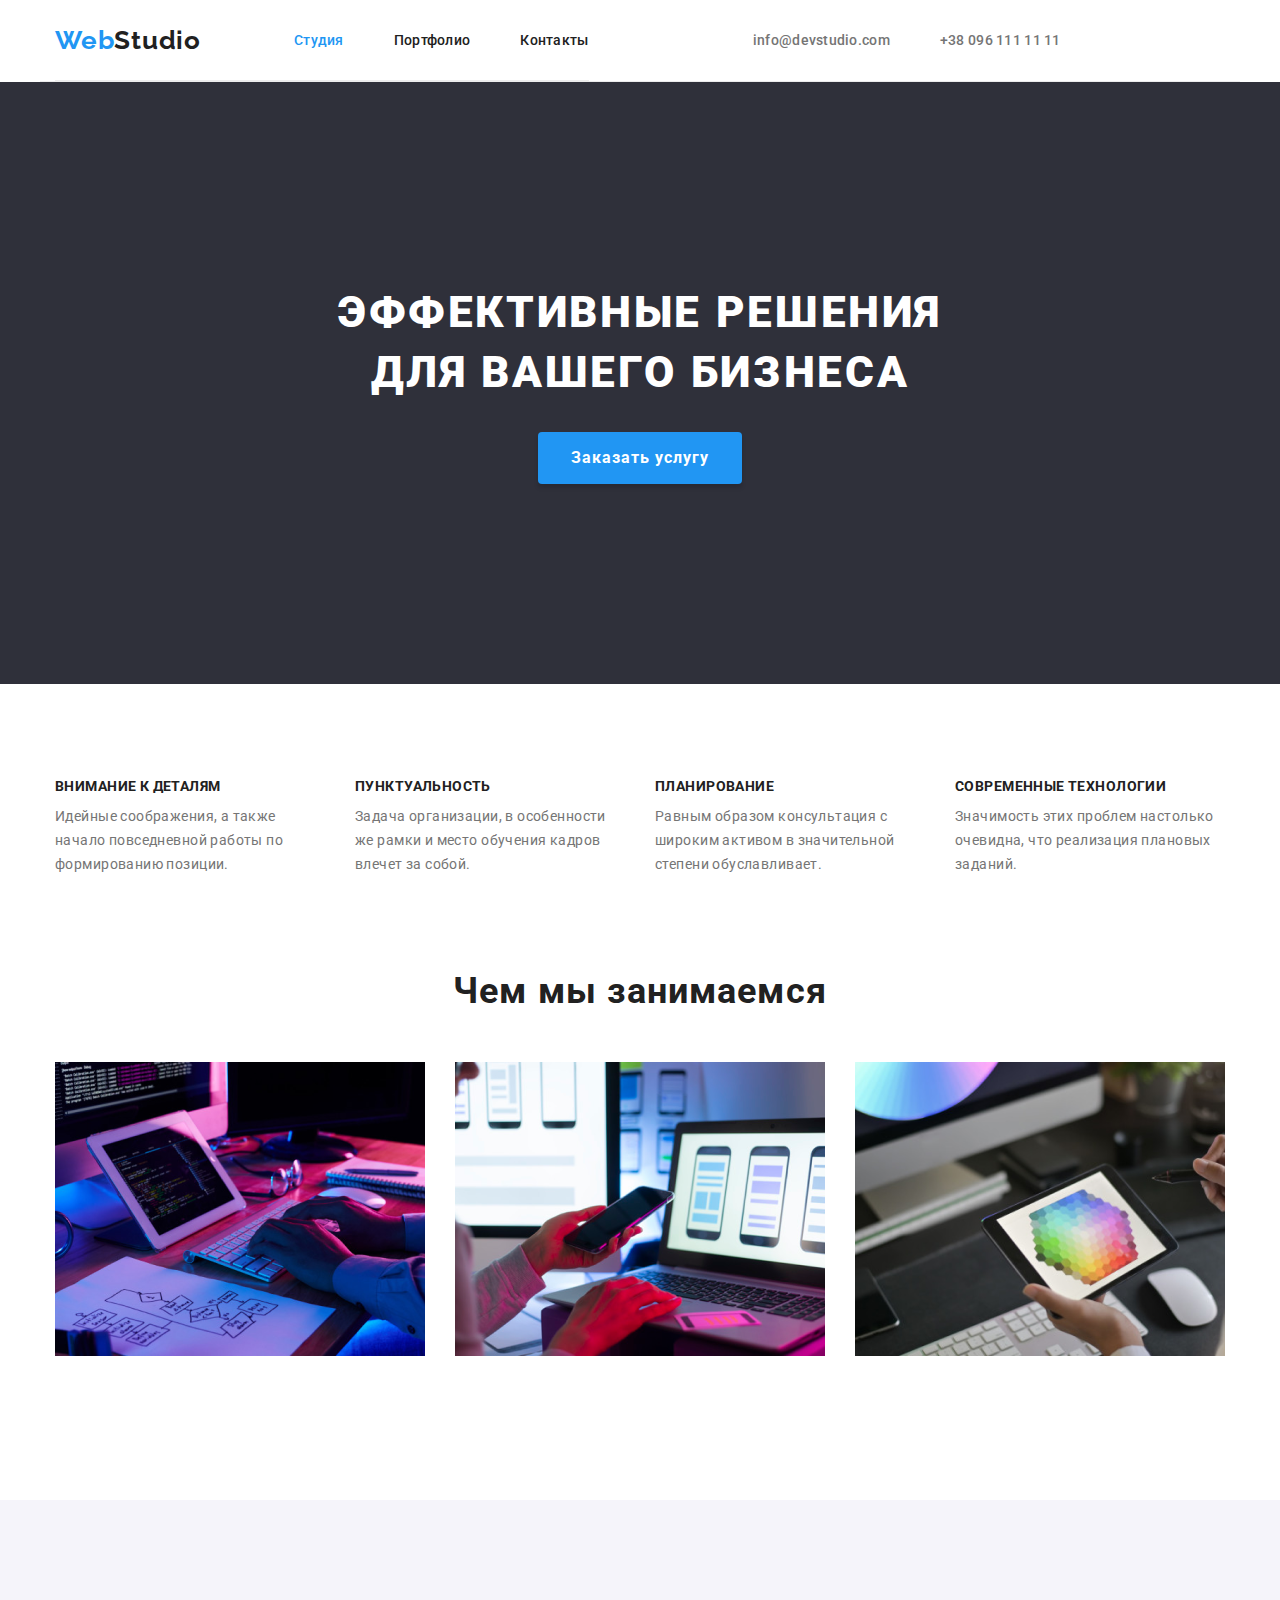
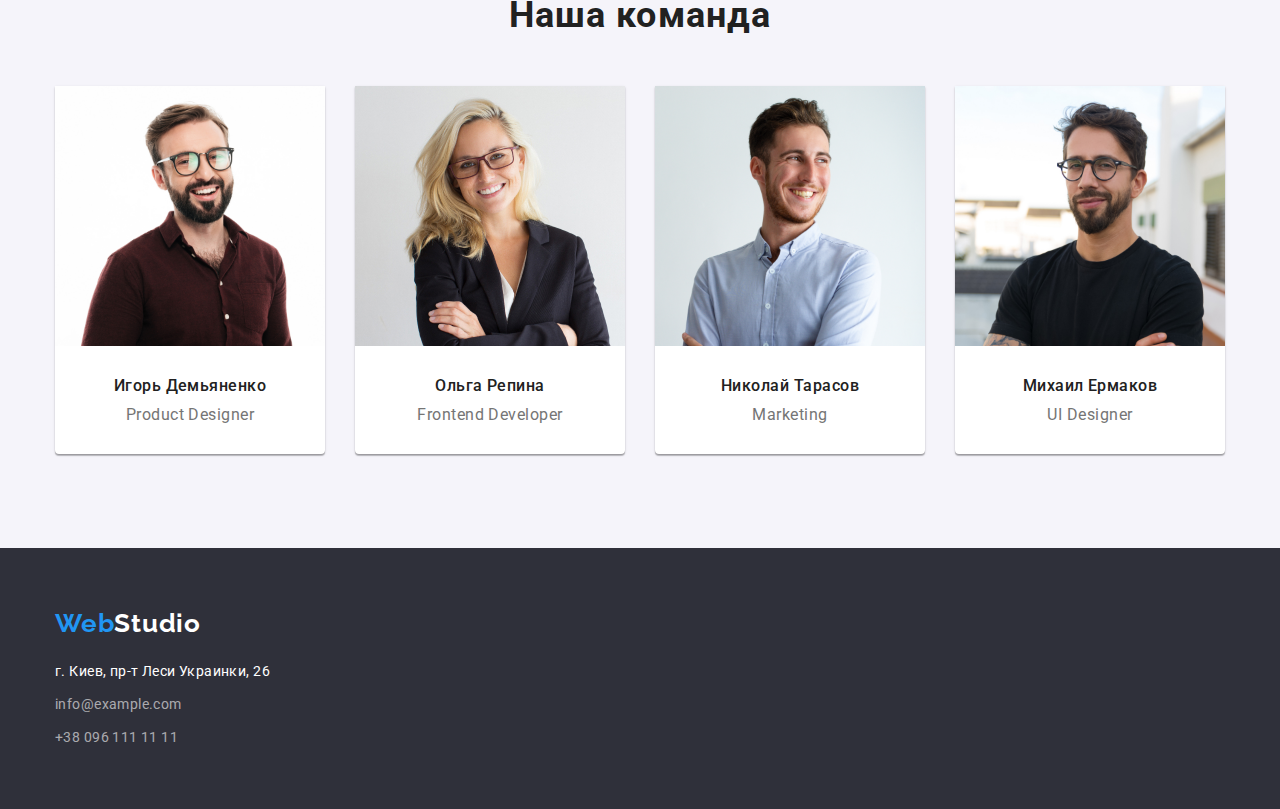
<file: index.html>
<!DOCTYPE html>
<html lang="en">

<head>
    <meta charset="UTF-8">
    <meta name="viewport" content="width=device-width, initial-scale=1.0">
    <title>Домашка 1</title>
    <link rel="preconnect" href="https://fonts.gstatic.com" />
    <link rel="preconnect" href="https://fonts.gstatic.com">
    <link
        href="https://fonts.googleapis.com/css2?family=Raleway:wght@700&family=Roboto:wght@400;500;700;900&display=swap"
        rel="stylesheet" />
    <link rel="stylesheet"
        href="https://cdnjs.cloudflare.com/ajax/libs/modern-normalize/1.0.0/modern-normalize.min.css" />
    <link rel="stylesheet" href="./css/styles.css" />
</head>

<body>
    <header>
        <div class="nav-list-flex container">
            <nav class="nav-list-flex">
                <a href="./index.html" class="webstudio-link">Web<span class="span-studio">Studio</span></a>
                <ul class="nav-list">
                    <li class="item"><a href="./index.html" class="link current">Студия</a></li>
                    <li class="item"><a href="./portfolio/portfolio.html" class="link">Портфолио</a></li>
                    <li class="item"><a href="#" class="link">Контакты</a></li>
                </ul>
            </nav>
            <ul class="info-list-contacts">
                <li class="item"><a href="#">info@devstudio.com</a></li>
                <li class="item"><a href="#">+38 096 111 11 11</a></li>
            </ul>

        </div>

    </header>
    <main>
        <section class="hero">
            <h1 class="hero-title">Эффективные решения <br>для вашего бизнеса</h1>
            <button class="hero-button">Заказать услугу</button>
        </section>
        <section class="section">
            <div class="container">
                <ul class="featueres list">
                    <li class="item">
                        <h3 class="featueres-title">Внимание к деталям</h3>
                        <p class="featueres-link">
                            Идейные соображения, а также
                            начало повседневной работы
                            по формированию позиции.
                        </p>
                    </li>
                    <li class="item">
                        <h3 class="featueres-title">Пунктуальность</h3>
                        <p class="featueres-link">
                            Задача организации, в особенности
                            же рамки и место обучения кадров
                            влечет за собой.
                        </p>
                    </li>
                    <li class="item">
                        <h3 class="featueres-title">Планирование</h3>
                        <p class="featueres-link">
                            Равным образом консультация с
                            широким активом в значительной
                            степени обуславливает.
                        </p>
                    </li>
                    <li class="item">
                        <h3 class="featueres-title">Современные технологии</h3>
                        <p class="featueres-link">
                            Значимость этих проблем настолько
                            очевидна, что реализация плановых
                            заданий.
                        </p>
                    </li>
                </ul>
            </div>

        </section>
        <section class="section specificity">
            <div class="container">
                <h2 class="specificity">Чем мы занимаемся</h2>
                <ul class="specif list">
                    <li class="item"><img src="./images/box1.png" alt="box1" width="370" /></li>
                    <li class="item"><img src="./images/box2.png" alt="box2" width="370" /></li>
                    <li class="item"><img src="./images/box3.png" alt="box3" width="370" /></li>
                </ul>
            </div>
        </section>
        <section class="section team-bg">
            <div class="container">
                <h2 class="team">Наша команда</h2>
                <ul class="all-team list">
                    <li class="item"><img src="./images/teamcard1.jpg" alt="teamcard1" width="270" />
                        <div class="team-card">
                            <h2 class="team-title">Игорь Демьяненко</h2>
                            <p class="team-link">Product Designer</p>
                        </div>
                    </li>
                    <li class="item"><img src="./images/teamcard2.jpg" alt="teamcard2" width="270" />
                        <div class="team-card">
                            <h2 class="team-title">Ольга Репина</h2>
                            <p class="team-link">Frontend Developer</p>
                        </div>
                    </li>
                    <li class="item"><img src="./images/teamcard3.jpg" alt="teamcard3" width="270" />
                        <div class="team-card">
                            <h2 class="team-title">Николай Тарасов</h2>
                            <p class="team-link">Marketing</p>
                        </div>
                    </li>
                    <li class="item"><img src="./images/teamcard4.jpg" alt="teamcard4" width="270" />
                        <div class="team-card">
                            <h2 class="team-title">Михаил Ермаков</h2>
                            <p class="team-link">UI Designer</p>
                        </div>
                    </li>
                </ul>
            </div>
        </section>
    </main>
    <footer>
        <div class="container">
            <a href="./index.html" class="webstudio-button">Web<span class="span-studio-button">Studio</span></a>
            <address class="footer-bg">
                <p class="footer-list-item">г. Киев, пр-т Леси Украинки, 26</p>
                <a href="info@example.com" class="footer-list">info@example.com</a>
                <a href="+38 096 111 11 11" class="footer-list">+38 096 111 11 11</a>
            </address>
        </div>
    </footer>
</body>

</html>
</file>
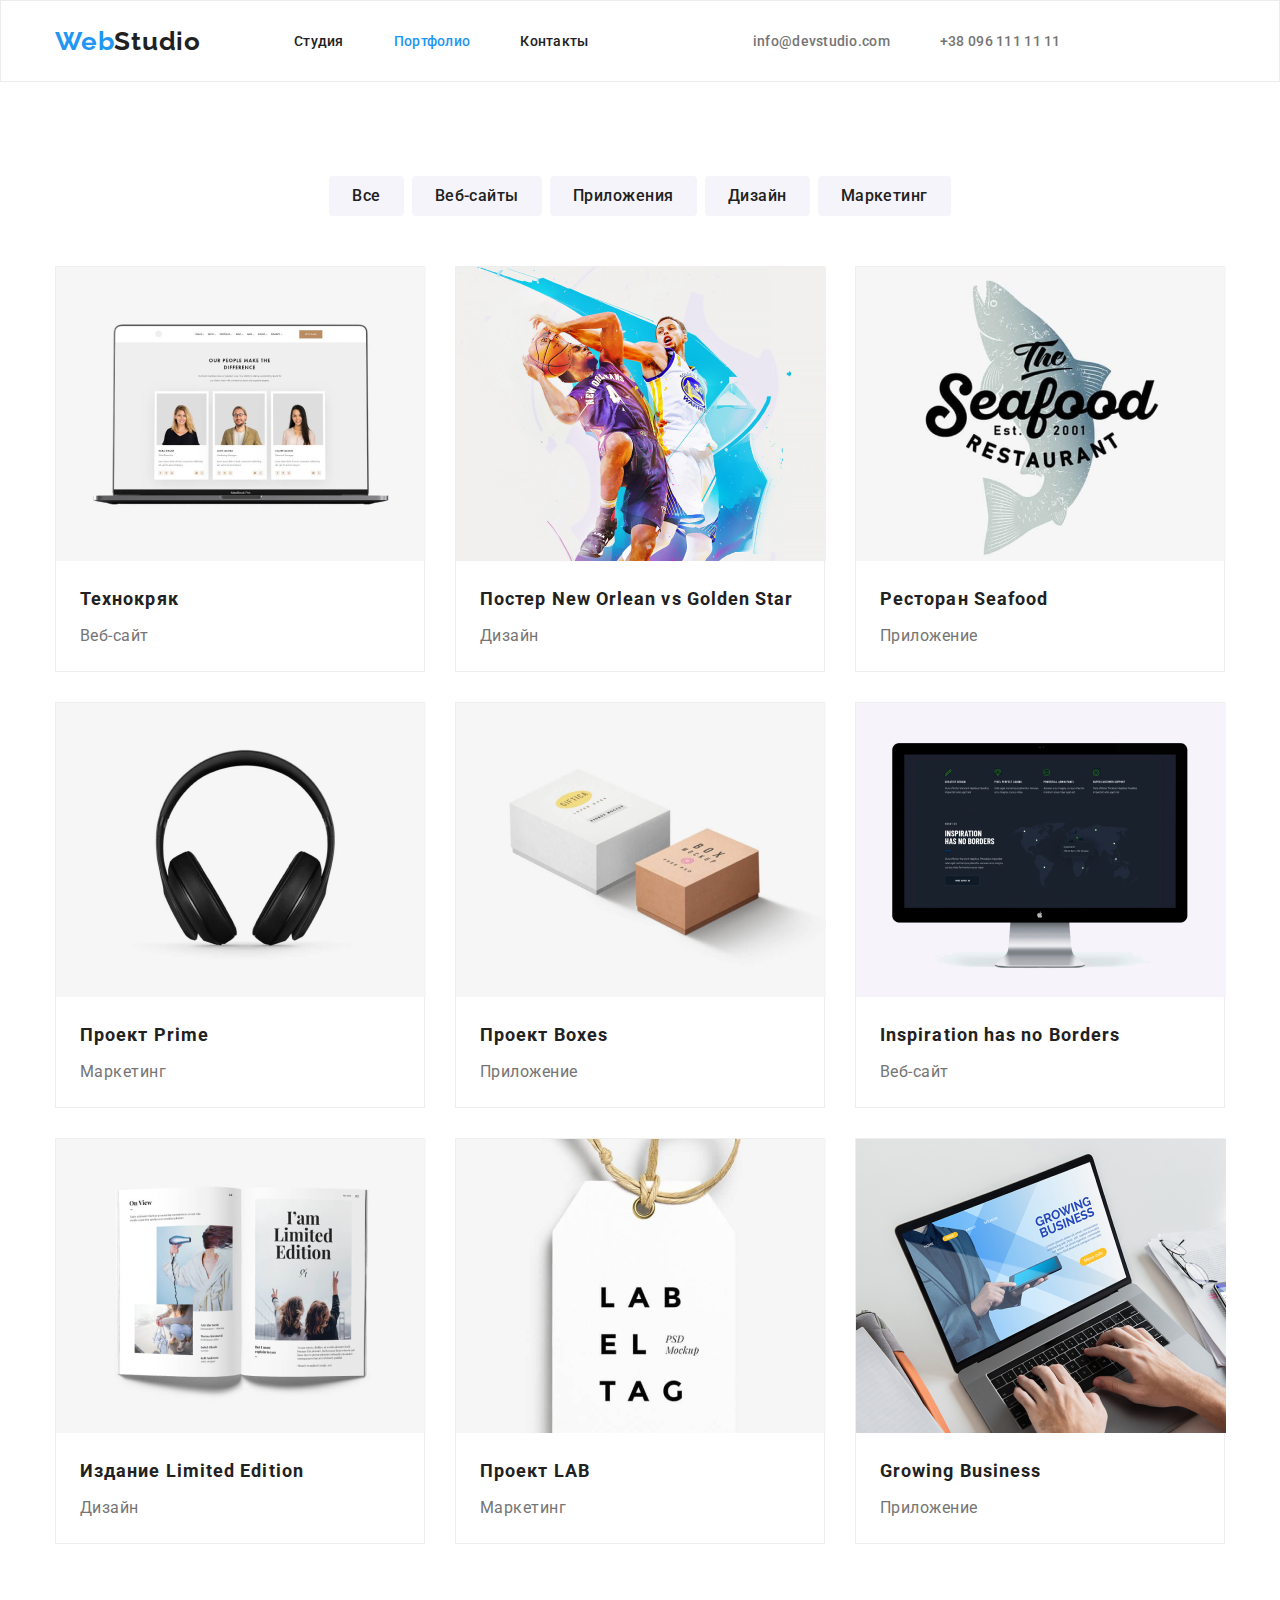
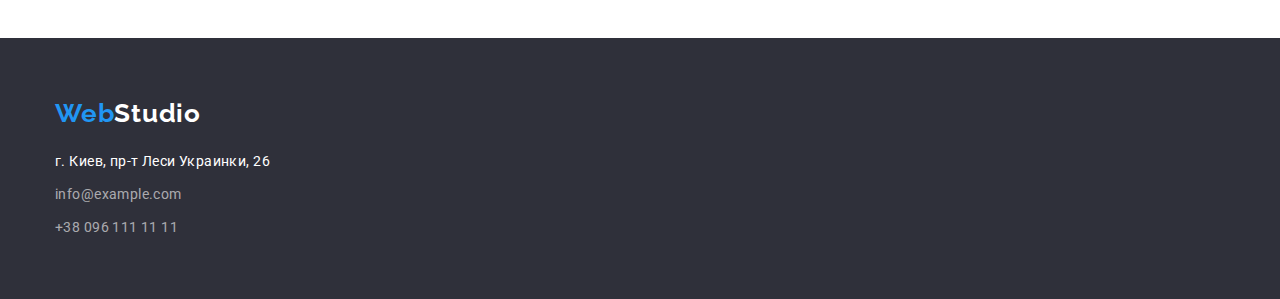
<file: portfolio/portfolio.html>
<!DOCTYPE html>
<html lang="en">

<head>
    <meta charset="UTF-8">
    <meta name="viewport" content="width=device-width, initial-scale=1.0">
    <title>Домашка 2</title>
    <link rel="preconnect" href="https://fonts.gstatic.com">
    <link
        href="https://fonts.googleapis.com/css2?family=Raleway:wght@700&family=Roboto:wght@400;500;700;900&display=swap"
        rel="stylesheet">
    <link rel="stylesheet"
        href="https://cdnjs.cloudflare.com/ajax/libs/modern-normalize/1.0.0/modern-normalize.min.css" />
    <link rel="stylesheet" href="../portfolio/css/portfolio.css">
</head>

<body>
    <header class="header-line">
        <div class="nav-list-flex container">
            <nav class="nav-list-flex">
                <a href="../index.html" class="webstudio-link">Web<span class="span-studio">Studio</span></a>
                <ul class="nav-list">
                    <li class="item"><a href="../index.html" class="link">Студия</a></li>
                    <li class="item"><a href="../portfolio/portfolio.html" class="link current">Портфолио</a></li>
                    <li class="item"><a href="#" class="link">Контакты</a></li>
                </ul>
            </nav>
            <ul class="info-list-contacts">
                <li class="item"><a href="#">info@devstudio.com</a></li>
                <li class="item"><a href="#">+38 096 111 11 11</a></li>
            </ul>
        </div>

    </header>
    <main>
        <section class="section container">
            <ul class="portfolio-projects list">
                <li class="item"><button type="button" class="portfolio-link">Все</button></li>
                <li class="item"><button type="button" class="portfolio-link">Веб-сайты</button></li>
                <li class="item"><button type="button" class="portfolio-link">Приложения</button></li>
                <li class="item"><button type="button" class="portfolio-link">Дизайн</button></li>
                <li class="item"><button type="button" class="portfolio-link">Маркетинг</button></li>
            </ul>
            <ul class="projects list">
                <li class="item"><img src="../images/img1.png" alt="img1" width="370" />
                    <div class="project-card">
                        <h2>Технокряк</h2>
                        <p>Веб-сайт</p>
                    </div>
                </li>
                <li class="item"><img src="../images/img2.png" alt="img2" width="370" />
                    <div class="project-card">
                        <h2>Постер New Orlean vs Golden Star</h2>
                        <p>Дизайн</p>
                    </div>
                </li>
                <li class="item"><img src="../images/img3.png" alt="img3" width="370" />
                    <div class="project-card">
                        <h2>Ресторан Seafood</h2>
                        <p>Приложение</p>
                    </div>
                </li>
                <li class="item"><img src="../images/img4.png" alt="img4" width="370" />
                    <div class="project-card">
                        <h2>Проект Prime</h2>
                        <p>Маркетинг</p>
                    </div>
                <li class="item"><img src="../images/img5.png" alt="img5" width="370" />
                    <div class="project-card">
                        <h2>Проект Boxes</h2>
                        <p>Приложение</p>
                    </div>
                </li>
                <li class="item"><img src="../images/img6.png" alt="img6" width="370" />
                    <div class="project-card">
                        <h2>Inspiration has no Borders</h2>
                        <p>Веб-сайт</p>
                    </div>
                </li>
                <li class="item"><img src="../images/img7.png" alt="img7" width="370" />
                    <div class="project-card">
                        <h2>Издание Limited Edition</h2>
                        <p>Дизайн</p>
                    </div>
                </li>
                <li class="item"><img src="../images/img8.png" alt="img8" width="370" />
                    <div class="project-card">
                        <h2>Проект LAB</h2>
                        <p>Маркетинг</p>
                    </div>
                </li>
                <li class="item"><img src="../images/img9.png" alt="img9" width="370" />
                    <div class="project-card">
                        <h2>Growing Business</h2>
                        <p>Приложение</p>
                    </div>
                </li>
            </ul>
        </section>
    </main>
    <footer>
        <div class="container">
            <a href="./index.html" class="webstudio-button">Web<span class="span-studio-button">Studio</span></a>
            <address class="footer-bg">
                <p class="footer-list-item">г. Киев, пр-т Леси Украинки, 26</p>
                <a href="info@example.com" class="footer-list">info@example.com</a>
                <a href="+38 096 111 11 11" class="footer-list">+38 096 111 11 11</a>
            </address>
        </div>
    </footer>
</body>

</html>
</file>
<file: css/styles.css>
:root {
  --primary-text-color: #212121;
  --title-text-color: #757575;
  --accent-color: #2196f3;
  --footer-text-color: rgba(255, 255, 255, 0.6);
  --background-text-color: #2f303a;
  --team-bg-color: #f5f4fa;
  --hero-color: #ffffff;
  --footer-accent: #ffffff;
  --background-team-card: #ffffff;
}

body {
  font-family: Roboto, sans-serif;
}

li {
  list-style-type: none;
}

a {
  text-decoration: none;
}

h1,
h2,
h3,
h4,
h5,
h6,
p {
  margin: 0;
  padding: 0;
}

img {
  display: block;
}

.list {
  list-style: none;
  padding: 0;
  margin: 0;
}

.link {
  list-style: none;
  padding: 0;
  margin: 0;
}

.container {
  width: 1200px;
  margin-left: auto;
  margin-right: auto;
  padding-left: 15px;
  padding-right: 15px;
}

.webstudio-link {
  font-family: Raleway, sans-serif;
  font-weight: 700;
  font-size: 26px;
  line-height: 31px;

  letter-spacing: 0.03em;

  color: var(--accent-color);
}

.span-studio {
  color: var(--primary-text-color);
}

.nav-list-flex {
  display: flex;
  align-items: center;
  border-bottom: 1px solid #ececec;
}

.nav-list {
  display: flex;
  margin-left: 93px;
  padding-inline-start: 0px;
  margin-bottom: 0px;
  margin-top: 0px;
}

.nav-list .link {
  display: block;
  padding-top: 32px;
  padding-bottom: 32px;
  font-weight: 500;
  font-size: 14px;
  line-height: 16px;
  letter-spacing: 0.02em;

  color: var(--primary-text-color);
}

.nav-list .item + .item {
  margin-left: 50px;
}

.info-list-contacts .item + .item {
  margin-left: 50px;
}

.nav-list a:hover,
.nav-list a:focus {
  color: var(--accent-color);
}

.info-list-contacts {
  display: flex;
  margin: 0 auto;
  padding-inline-start: 0px;
}

.info-list-contacts a {
  font-weight: 500;
  font-size: 14px;
  line-height: 16px;
  letter-spacing: 0.02em;

  color: var(--title-text-color);
}

.info-list-contacts a:hover,
.info-list-contacts a:focus {
  color: var(--accent-color);
}

.nav-list-flex .link.current {
  color: var(--accent-color);
}

.hero {
  background: var(--background-text-color);
  text-align: center;
  padding-top: 200px;
  padding-bottom: 200px;
}

.hero-title {
  margin-top: 0px;
  margin-bottom: 30px;
  font-weight: 900;
  font-size: 44px;
  line-height: 60px;

  text-align: center;

  letter-spacing: 0.06em;
  text-transform: uppercase;
  color: var(--hero-color);
}

.hero-button {
  background: var(--accent-color);
  color: var(--hero-color);
  box-shadow: 0px 4px 4px rgba(0, 0, 0, 0.15);
  border: 1px solid transparent;

  border-radius: 4px;
  padding: 10px 32px;
  font-weight: 700;
  font-size: 16px;
  line-height: 30px;
  text-align: center;
  letter-spacing: 0.06em;
}

.section {
  padding-top: 94px;
  padding-bottom: 94px;
}

.featueres {
  display: flex;
}

.featueres .item + .item {
  margin-left: 30px;
}

.featueres .item {
  width: 270px;
  margin-right: 0px;
  padding-inline-start: 0px;
}

.featueres-title {
  margin-top: 0px;
  margin-bottom: 10px;
  font-weight: 700;
  font-size: 14px;
  line-height: 16px;
  letter-spacing: 0.03em;
  text-transform: uppercase;
  color: var(--primary-text-color);
}

.featueres-link {
  font-weight: 400;
  font-size: 14px;
  line-height: 24px;
  letter-spacing: 0.03em;
  color: var(--title-text-color);
}

.specificity {
  margin-bottom: 50px;
  padding-top: 0;
  font-weight: 700;
  font-size: 36px;
  line-height: 42px;
  text-align: center;
  letter-spacing: 0.03em;
  color: var(--primary-text-color);
}

.specif {
  display: flex;
}

.specif .item + .item {
  margin-left: 30px;
}

.team-bg {
  background: var(--team-bg-color);
}

.team {
  padding-top: 0;
  margin-bottom: 50px;
  font-weight: 700;
  font-size: 36px;
  line-height: 42px;

  text-align: center;
  letter-spacing: 0.03em;

  color: var(--primary-text-color);
}

.all-team {
  display: flex;
  text-align: center;
}

.all-team .item + .item {
  margin-left: 30px;
}

.all-team .item {
  background-color: var(--background-team-card);
  box-shadow: 0px 1px 3px rgba(0, 0, 0, 0.12), 0px 1px 1px rgba(0, 0, 0, 0.14),
    0px 2px 1px rgba(0, 0, 0, 0.2);
  border-radius: 0px 0px 4px 4px;
  width: 270px;
}

.team-card {
  padding: 30px 30px;
}

.team-title {
  margin-bottom: 10px;
  font-weight: 500;
  font-size: 16px;
  line-height: 19px;

  text-align: center;
  letter-spacing: 0.03em;

  color: var(--primary-text-color);
}

.team-link {
  font-weight: 400;
  font-size: 16px;
  line-height: 19px;

  text-align: center;
  letter-spacing: 0.03em;

  color: var(--title-text-color);
}

footer {
  background: var(--background-text-color);
  padding-top: 60px;
  padding-bottom: 60px;
}

.footer-bg a:hover,
.footer-bg a:focus {
  color: var(--accent-color);
}

.webstudio-button {
  display: block;
  margin-bottom: 20px;
  font-family: Raleway, sans-serif;
  font-weight: 700;
  font-size: 26px;
  line-height: 31px;
  letter-spacing: 0.03em;

  color: var(--accent-color);
}

.span-studio-button {
  color: var(--footer-accent);
}

.footer-list-item {
  display: block;
  margin-top: 0;
  margin-bottom: 0;
  font-style: normal;
  font-weight: 400;
  font-size: 14px;
  line-height: 24px;
  letter-spacing: 0.03em;

  color: var(--footer-accent);
}

.footer-list {
  display: block;
  margin-top: 9px;
  font-style: normal;
  font-weight: 400;
  font-size: 14px;
  line-height: 24px;
  letter-spacing: 0.03em;

  color: var(--footer-text-color);
}
</file>
<file: portfolio/css/portfolio.css>
:root {
  --primary-text-color: #212121;
  --title-text-color: #757575;
  --accent-color: #2196f3;
  --portfolio-bg-color: #f5f4fa;
  --portfolio-button-active-color: #ffffff;
  --container-bg-color: #ffffff;
  --background-text-color: #2f303a;
  --footer-text-color: rgba(255, 255, 255, 0.6);
  --footer-accent: #ffffff;
}

body {
  font-family: Roboto, sans-serif;
  padding-inline-start: 0px;
}

li {
  list-style-type: none;
}

a {
  text-decoration: none;
}

h1,
h2,
h3,
h4,
h5,
h6,
p {
  margin: 0;
  padding: 0;
}

img {
  display: block;
}

.list {
  list-style: none;
  padding: 0;
  margin: 0;
}

.link {
  list-style: none;
  padding: 0;
  margin: 0;
}

.container {
  width: 1200px;
  margin-left: auto;
  margin-right: auto;
  padding-left: 15px;
  padding-right: 15px;
}

.section {
  padding-top: 94px;
  padding-bottom: 94px;
}

.header-line {
  border: 1px solid #ececec;
}

.webstudio-link {
  font-family: Raleway, sans-serif;
  font-weight: 700;
  font-size: 26px;
  line-height: 31px;

  letter-spacing: 0.03em;

  color: var(--accent-color);
}

.span-studio {
  color: var(--primary-text-color);
}

.nav-list .link.current {
  color: var(--accent-color);
}

.nav-list-flex {
  display: flex;
  align-items: center;
}

.nav-list {
  display: flex;
  margin-left: 93px;
  padding-inline-start: 0px;
  margin-bottom: 0px;
  margin-top: 0px;
}

.nav-list .link {
  display: block;
  padding-top: 32px;
  padding-bottom: 32px;
  font-weight: 500;
  font-size: 14px;
  line-height: 16px;
  letter-spacing: 0.02em;

  color: var(--primary-text-color);
}

.nav-list .item + .item,
.info-list-contacts .item + .item {
  margin-left: 50px;
}

.nav-list a:hover,
.nav-list a:focus {
  color: var(--accent-color);
}

.info-list-contacts {
  display: flex;
  margin: 0 auto;
  padding-inline-start: 0px;
}

.info-list-contacts a {
  font-weight: 500;
  font-size: 14px;
  line-height: 16px;
  letter-spacing: 0.02em;

  color: var(--title-text-color);
}

.info-list-contacts a:hover,
.info-list-contacts a:focus {
  color: var(--accent-color);
}

.portfolio-projects {
  border-radius: 4px;
  display: flex;
  justify-content: center;
  margin-bottom: 50px;
}

.portfolio-link {
  min-width: 73px;
  padding: 6px 22px;
  box-shadow: unset;
  background: var(--portfolio-bg-color);
  font-weight: 500;
  font-size: 16px;
  line-height: 26px;

  text-align: center;
  letter-spacing: 0.03em;

  color: var(--primary-text-color);
  border: 1px solid transparent;
  border-radius: 4px;
}

.portfolio-link:hover,
.portfolio-link:focus {
  background: var(--accent-color);
  color: #ffffff;
  box-shadow: 0px 3px 1px rgba(0, 0, 0, 0.1), 0px 1px 2px rgba(0, 0, 0, 0.08),
    0px 2px 2px rgba(0, 0, 0, 0.12);
  border-radius: 4px;
}

.portfolio-projects .item + .item {
  margin-left: 8px;
}

.projects li {
  background: var(--container-bg-color);
  border: 1px solid #eeeeee;
  box-sizing: border-box;
}

.projects h2 {
  font-weight: 700;
  font-size: 18px;
  line-height: 36px;
  margin-bottom: 4px;
  letter-spacing: 0.06em;

  color: var(--primary-text-color);
}

.projects {
  display: flex;
  flex-wrap: wrap;
  margin: -15px;
}

.projects .item {
  width: 370px;
  display: block;
  margin: 15px;
}

.projects p {
  font-weight: 400;
  font-size: 16px;
  line-height: 30px;

  letter-spacing: 0.03em;

  color: var(--title-text-color);
}

.project-card {
  padding: 20px 24px;
}

footer {
  background: var(--background-text-color);
  padding-top: 60px;
  padding-bottom: 60px;
}

.footer-bg a:hover,
.footer-bg a:focus {
  color: var(--accent-color);
}

.webstudio-button {
  display: block;
  margin-bottom: 20px;
  font-family: Raleway, sans-serif;
  font-weight: 700;
  font-size: 26px;
  line-height: 31px;
  letter-spacing: 0.03em;

  color: var(--accent-color);
}

.span-studio-button {
  color: var(--footer-accent);
}

.footer-list-item {
  display: block;
  margin-top: 0;
  margin-bottom: 0;
  font-style: normal;
  font-weight: 400;
  font-size: 14px;
  line-height: 24px;
  letter-spacing: 0.03em;

  color: var(--footer-accent);
}

.footer-list {
  display: block;
  margin-top: 9px;
  font-style: normal;
  font-weight: 400;
  font-size: 14px;
  line-height: 24px;
  letter-spacing: 0.03em;

  color: var(--footer-text-color);
}
</file>
